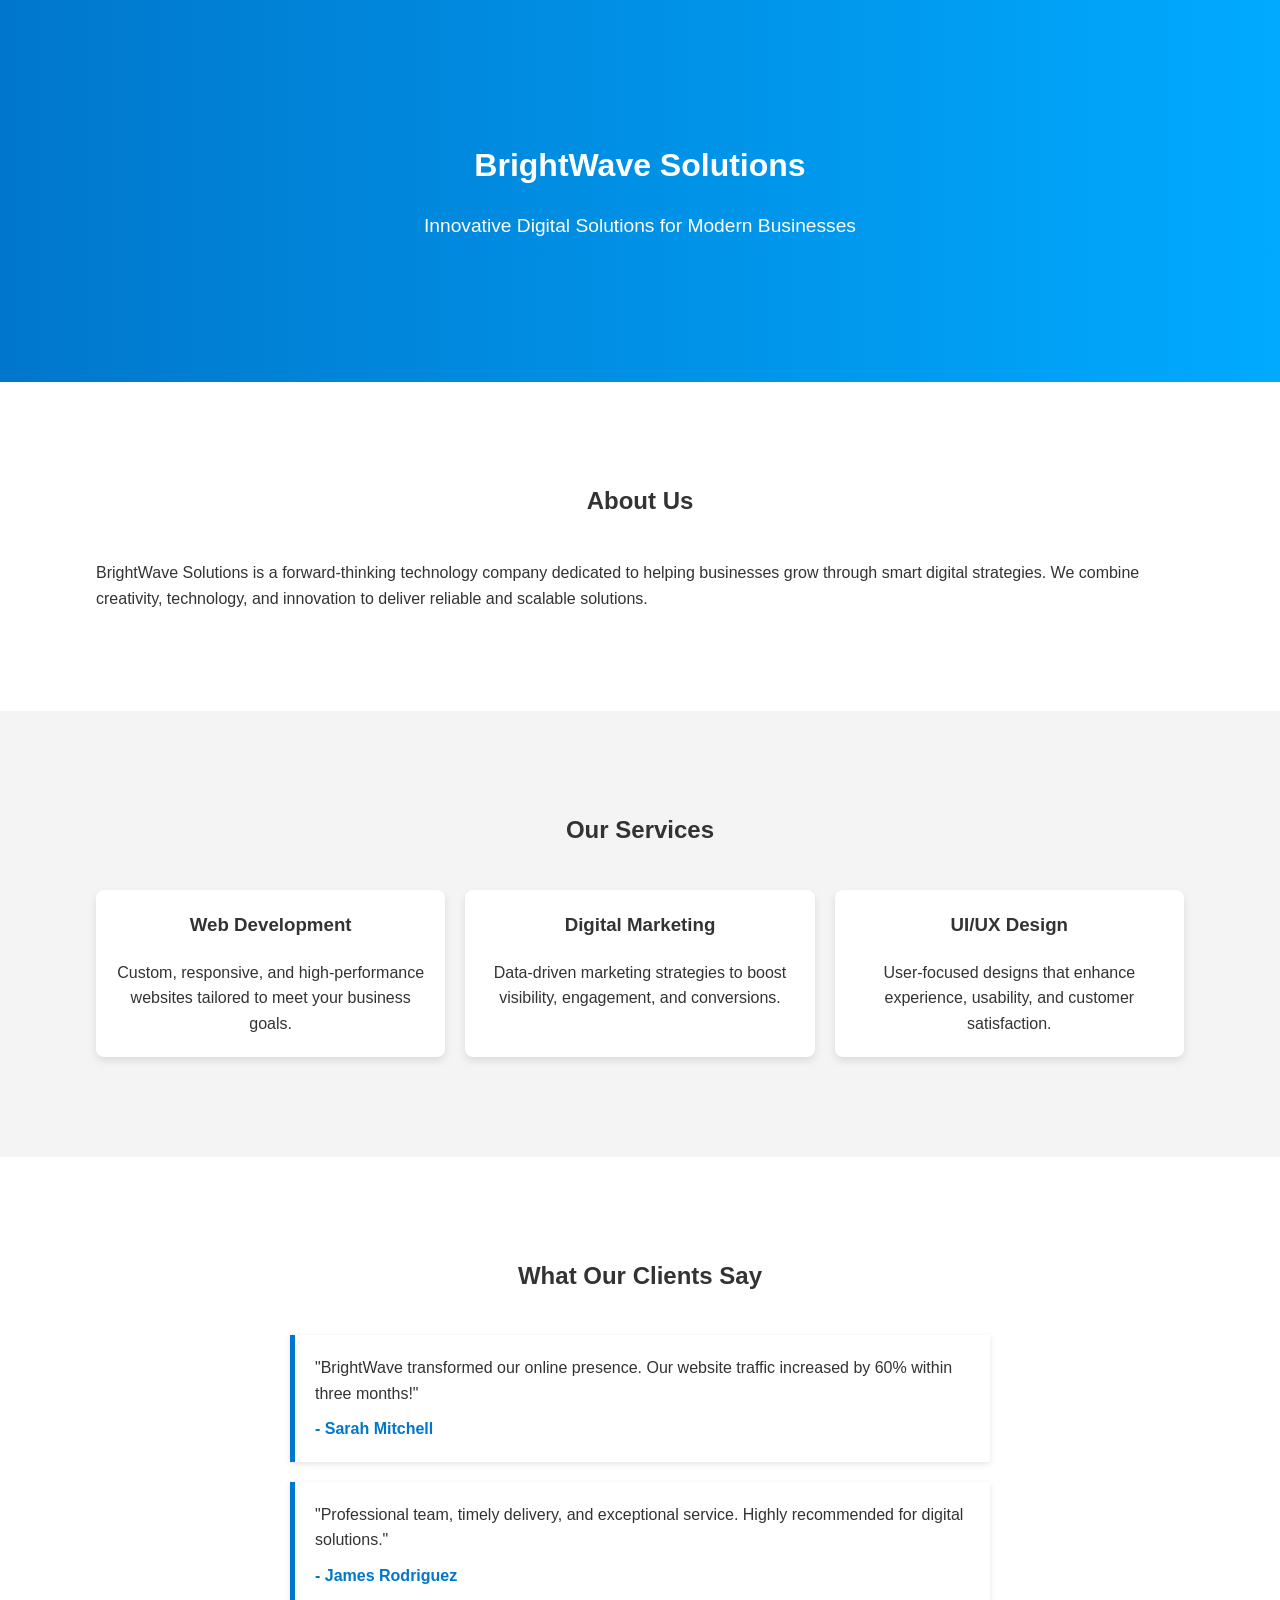
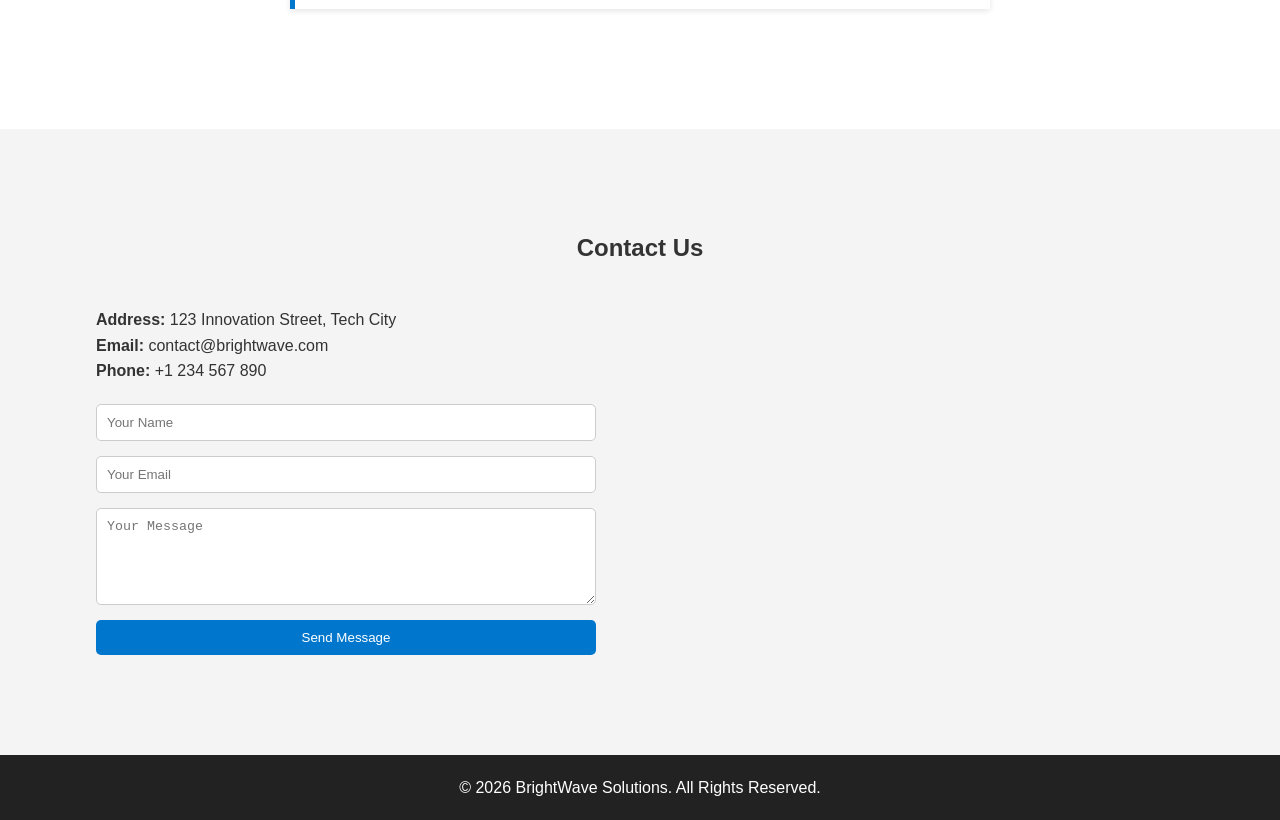
<file: company landing page/index.html>
<!DOCTYPE html>
<html lang="en">
<head>
    <meta charset="UTF-8">
    <title>BrightWave Solutions</title>
    <link rel="stylesheet" href="style.css">
</head>
<body>

    <!-- Header / Hero Section -->
    <header class="hero">
        <div class="container">
            <h1>BrightWave Solutions</h1>
            <p class="tagline">Innovative Digital Solutions for Modern Businesses</p>
        </div>
    </header>

    <!-- About Section -->
    <section id="about" class="section">
        <div class="container">
            <h2>About Us</h2>
            <p>
                BrightWave Solutions is a forward-thinking technology company dedicated 
                to helping businesses grow through smart digital strategies. 
                We combine creativity, technology, and innovation to deliver 
                reliable and scalable solutions.
            </p>
        </div>
    </section>

    <!-- Services Section -->
    <section id="services" class="section bg-light">
        <div class="container">
            <h2>Our Services</h2>

            <div class="service-grid">
                <div class="service-card">
                    <h3>Web Development</h3>
                    <p>
                        Custom, responsive, and high-performance websites 
                        tailored to meet your business goals.
                    </p>
                </div>

                <div class="service-card">
                    <h3>Digital Marketing</h3>
                    <p>
                        Data-driven marketing strategies to boost visibility, 
                        engagement, and conversions.
                    </p>
                </div>

                <div class="service-card">
                    <h3>UI/UX Design</h3>
                    <p>
                        User-focused designs that enhance experience, usability, 
                        and customer satisfaction.
                    </p>
                </div>
            </div>
        </div>
    </section>

    <!-- Testimonials Section -->
    <section id="testimonials" class="section">
        <div class="container">
            <h2>What Our Clients Say</h2>

            <div class="testimonial">
                <p>
                    "BrightWave transformed our online presence. 
                    Our website traffic increased by 60% within three months!"
                </p>
                <h4>- Sarah Mitchell</h4>
            </div>

            <div class="testimonial">
                <p>
                    "Professional team, timely delivery, and exceptional service. 
                    Highly recommended for digital solutions."
                </p>
                <h4>- James Rodriguez</h4>
            </div>
        </div>
    </section>

    <!-- Contact Section -->
    <section id="contact" class="section bg-light">
        <div class="container">
            <h2>Contact Us</h2>

            <div class="contact-info">
                <p><strong>Address:</strong> 123 Innovation Street, Tech City</p>
                <p><strong>Email:</strong> contact@brightwave.com</p>
                <p><strong>Phone:</strong> +1 234 567 890</p>
            </div>

            <!-- Contact Form -->
            <form class="contact-form">
                <input type="text" placeholder="Your Name" required>
                <input type="email" placeholder="Your Email" required>
                <textarea rows="5" placeholder="Your Message" required></textarea>
                <button type="submit">Send Message</button>
            </form>
        </div>
    </section>

    <!-- Footer -->
    <footer>
        <p>&copy; 2026 BrightWave Solutions. All Rights Reserved.</p>
    </footer>

</body>
</html>
</file>
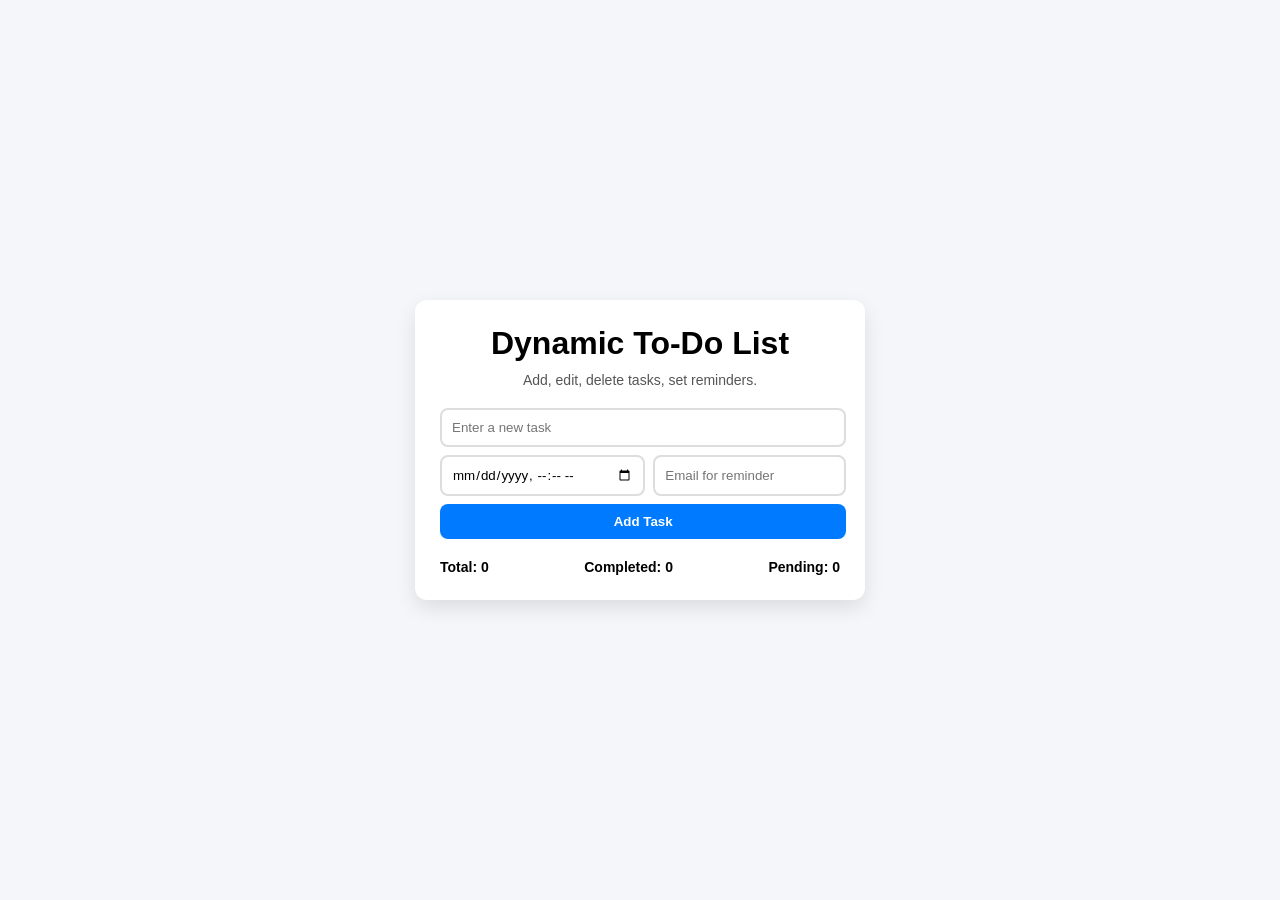
<file: dynamic_todo_list/index.html>
<!DOCTYPE html>
<html lang="en">
<head>
    <meta charset="UTF-8">
    <title>Dynamic To-Do List</title>
    <link rel="stylesheet" href="style.css">
</head>
<body>

<div class="container">
    <h1>Dynamic To-Do List</h1>
    <p class="description">
        Add, edit, delete tasks, set reminders.
    </p>

    <div class="input-section">
        <input type="text" id="taskInput" placeholder="Enter a new task">
        <input type="datetime-local" id="reminderTime">
        <input type="email" id="emailInput" placeholder="Email for reminder">
        <button id="addBtn">Add Task</button>
    </div>

    <ul id="taskList"></ul>

    <div class="status">
        <span id="totalTasks">Total: 0</span>
        <span id="completedTasks">Completed: 0</span>
        <span id="pendingTasks">Pending: 0</span>
    </div>
</div>

<script src="script.js"></script>
</body>
</html>
</file>
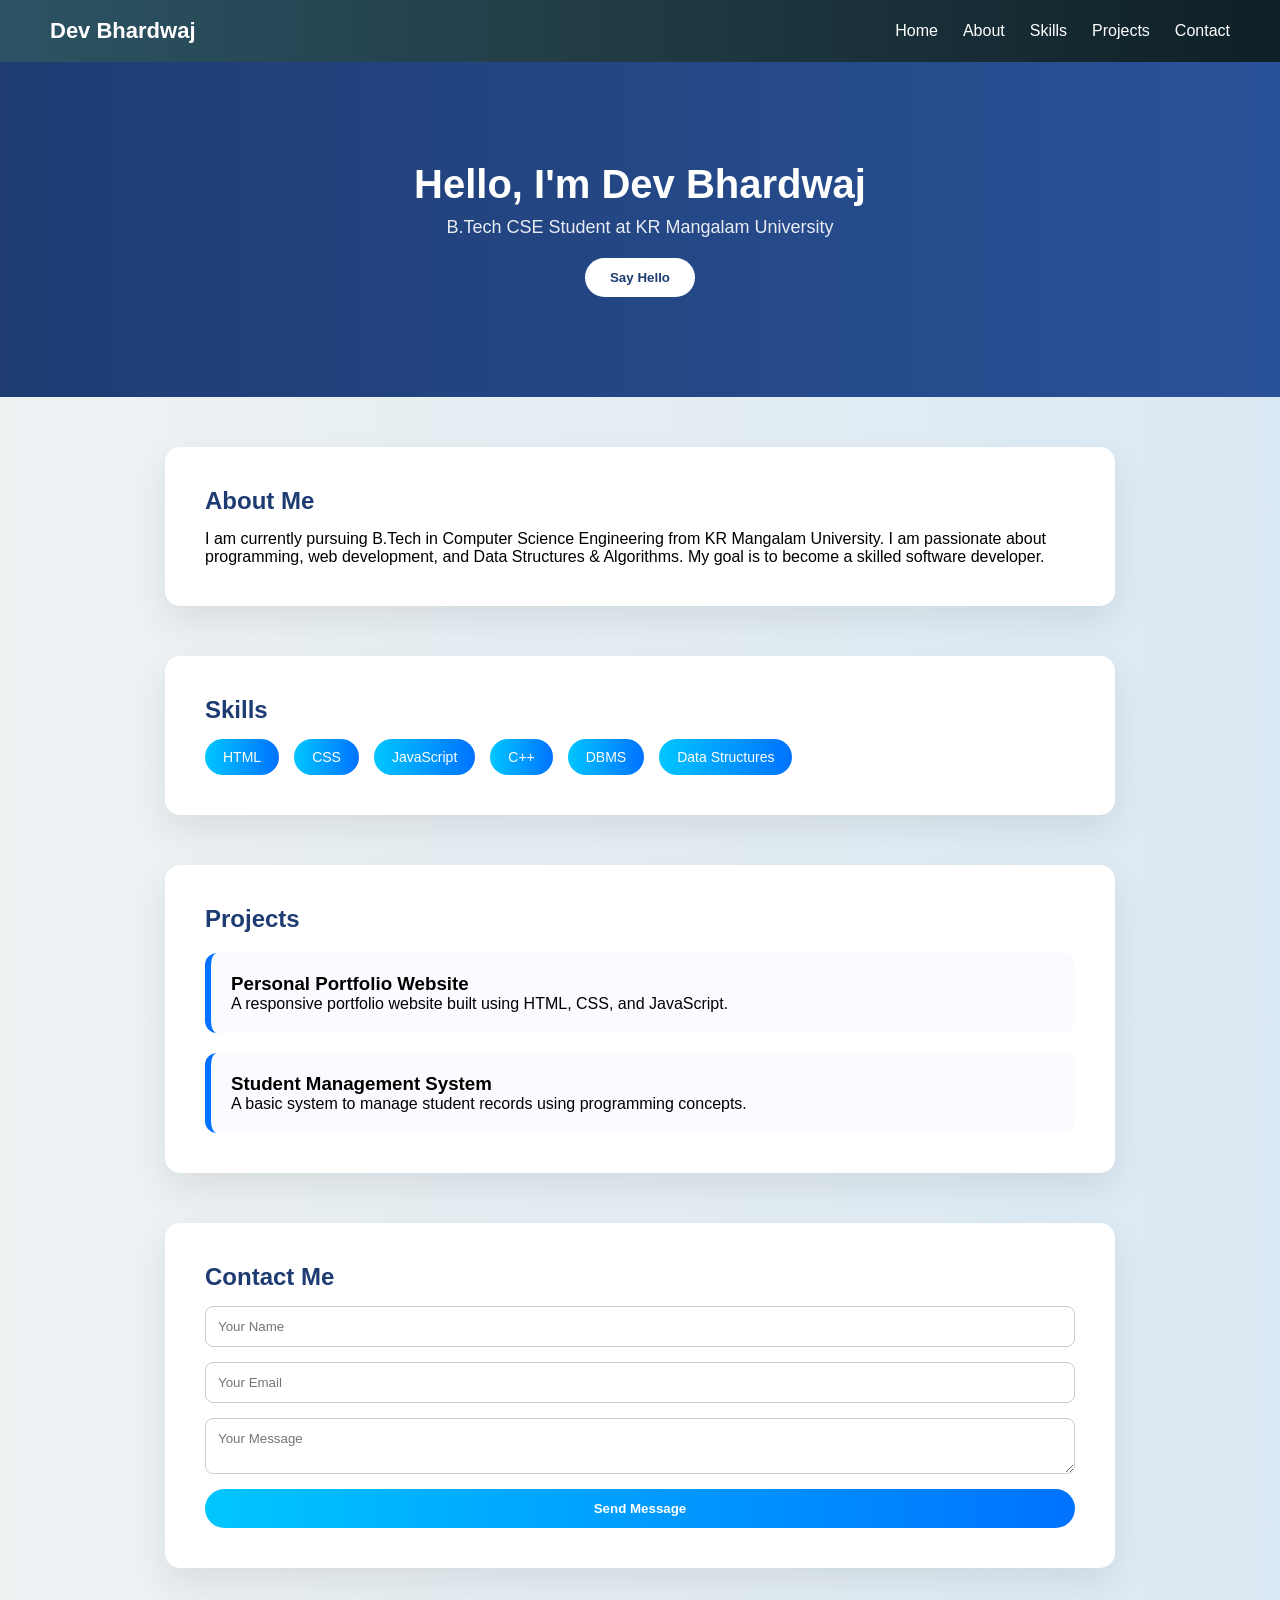
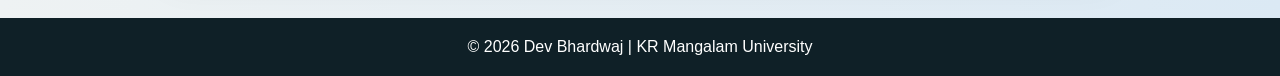
<file: Portfolio/index.html>
<!DOCTYPE html>
<html lang="en">
<head>
    <meta charset="UTF-8">
    <title>Dev Bhardwaj | Portfolio</title>
    <link rel="stylesheet" href="index.css">
</head>
<body>

<nav>
    <h2 class="logo">Dev Bhardwaj</h2>
    <ul>
        <li><a href="#home">Home</a></li>
        <li><a href="#about">About</a></li>
        <li><a href="#skills">Skills</a></li>
        <li><a href="#projects">Projects</a></li>
        <li><a href="#contact">Contact</a></li>
    </ul>
</nav>

<header id="home" class="hero">
    <h1>Hello, I'm Dev Bhardwaj</h1>
    <p>B.Tech CSE Student at KR Mangalam University</p>
    <button onclick="showMessage()">Say Hello</button>
</header>

<section id="about" class="section">
    <h2>About Me</h2>
    <p>
        I am currently pursuing B.Tech in Computer Science Engineering from KR Mangalam University.
        I am passionate about programming, web development, and Data Structures & Algorithms.
        My goal is to become a skilled software developer.
    </p>
</section>

<section id="skills" class="section">
    <h2>Skills</h2>
    <div class="skills-container">
        <div class="skill">HTML</div>
        <div class="skill">CSS</div>
        <div class="skill">JavaScript</div>
        <div class="skill">C++</div>
        <div class="skill">DBMS</div>
        <div class="skill">Data Structures</div>
    </div>
</section>

<section id="projects" class="section">
    <h2>Projects</h2>
    <div class="project-card">
        <h3>Personal Portfolio Website</h3>
        <p>A responsive portfolio website built using HTML, CSS, and JavaScript.</p>
    </div>
    <div class="project-card">
        <h3>Student Management System</h3>
        <p>A basic system to manage student records using programming concepts.</p>
    </div>
</section>

<section id="contact" class="section">
    <h2>Contact Me</h2>
    <form id="contactForm">
        <input type="text" placeholder="Your Name" required>
        <input type="email" placeholder="Your Email" required>
        <textarea placeholder="Your Message" required></textarea>
        <button type="submit">Send Message</button>
    </form>
    <p id="confirmation" class="hidden">Thank you for contacting me!</p>
</section>

<footer>
    <p>© 2026 Dev Bhardwaj | KR Mangalam University</p>
</footer>

<script src="index.js"></script>
</body>
</html>
</file>
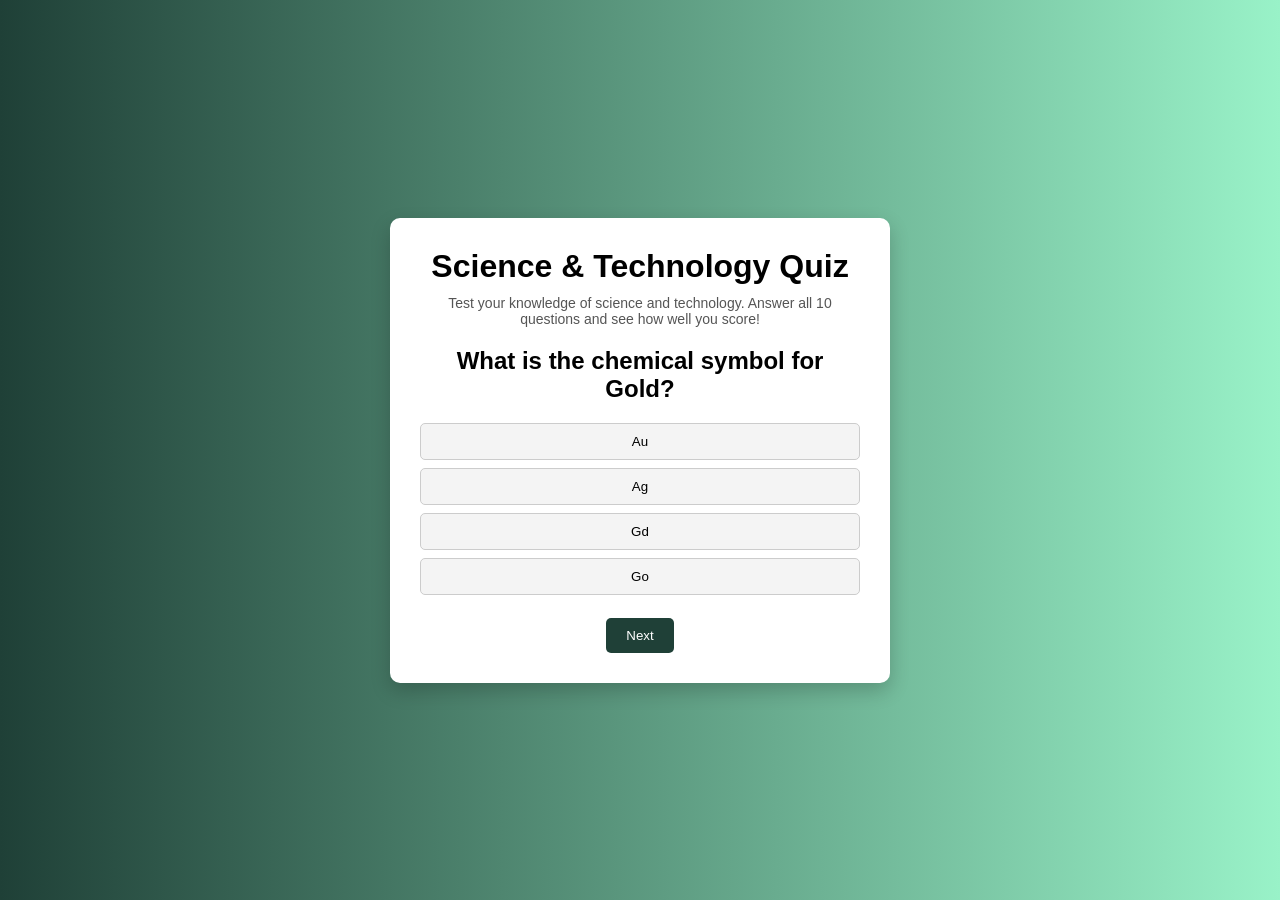
<file: quiz/index.html>
<!DOCTYPE html>
<html lang="en">
<head>
    <meta charset="UTF-8">
    <title>Interactive Science & Tech Quiz</title>
    <link rel="stylesheet" href="style.css">
</head>
<body>

    <div class="quiz-container">
        <h1>Science & Technology Quiz</h1>
        <p class="intro">
            Test your knowledge of science and technology. 
            Answer all 10 questions and see how well you score!
        </p>

        <div id="quiz-box">
            <h2 id="question">Question Text</h2>
            <div id="options" class="options"></div>
            <button id="next-btn">Next</button>
        </div>

        <div id="result-box" class="hidden">
            <h2 id="score-text"></h2>
            <p id="feedback"></p>
            <button id="restart-btn">Restart Quiz</button>
        </div>
    </div>

    <script src="script.js"></script>
</body>
</html>
</file>
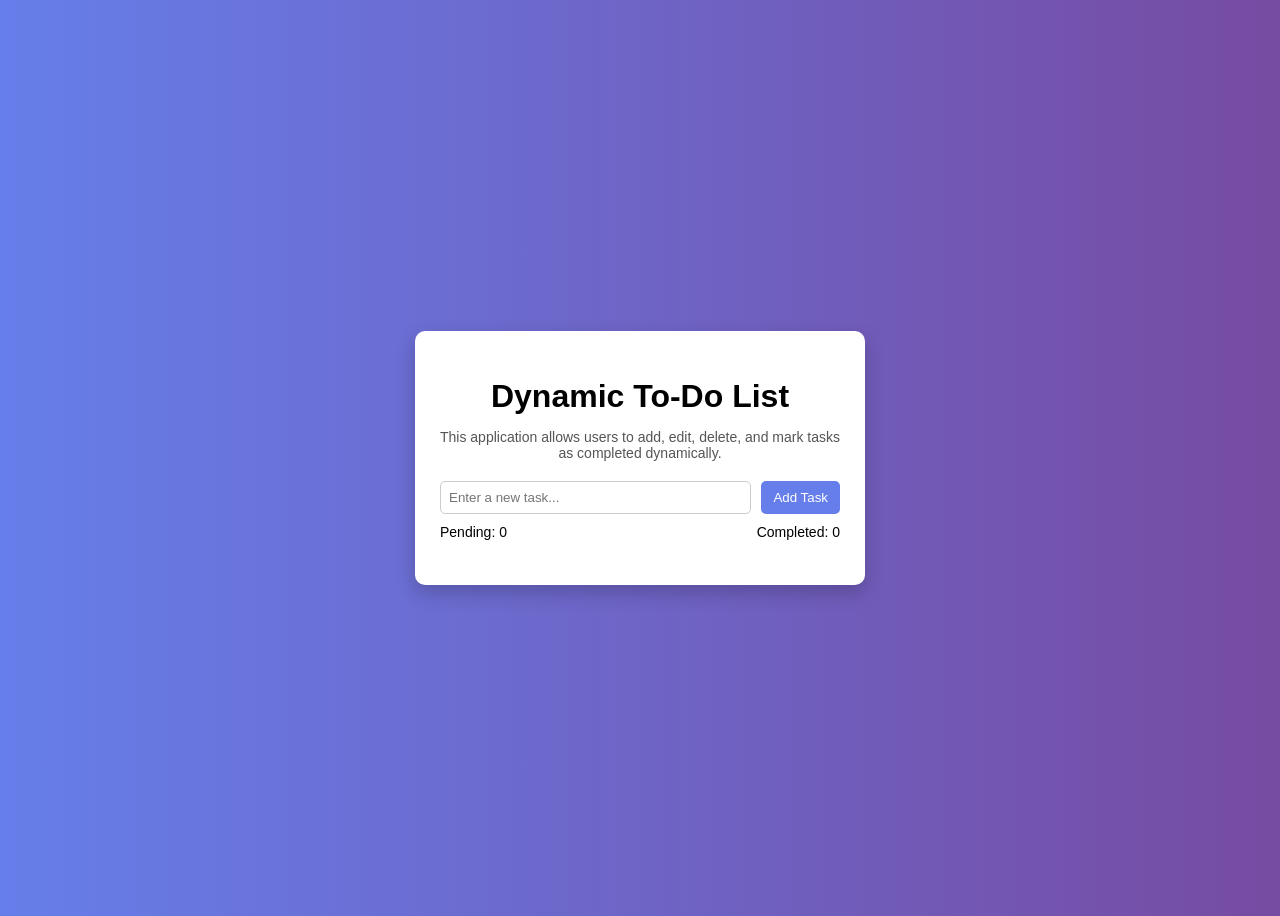
<file: quiz/exp4.html>
<!--
Project Title: Dynamic To-Do List
Name: Your Name Here
Date: 13-02-2026
Description: A dynamic to-do list application that allows users to 
add, edit, delete, and mark tasks as completed using JavaScript.
-->

<!DOCTYPE html>
<html lang="en">
<head>
    <meta charset="UTF-8">
    <title>Dynamic To-Do List</title>
    <link rel="stylesheet" href="exp4.css">
</head>
<body>

    <div class="container">
        <h1>Dynamic To-Do List</h1>
        <p class="description">
            This application allows users to add, edit, delete, 
            and mark tasks as completed dynamically.
        </p>

        <!-- Input Section -->
        <div class="input-section">
            <input type="text" id="taskInput" placeholder="Enter a new task...">
            <button id="addTaskBtn">Add Task</button>
        </div>

        <!-- Task Counter -->
        <div class="task-counter">
            <span id="pendingCount">Pending: 0</span>
            <span id="completedCount">Completed: 0</span>
        </div>

        <!-- Task List -->
        <ul id="taskList"></ul>
    </div>

    <script src="exp4.js"></script>
</body>
</html>
</file>
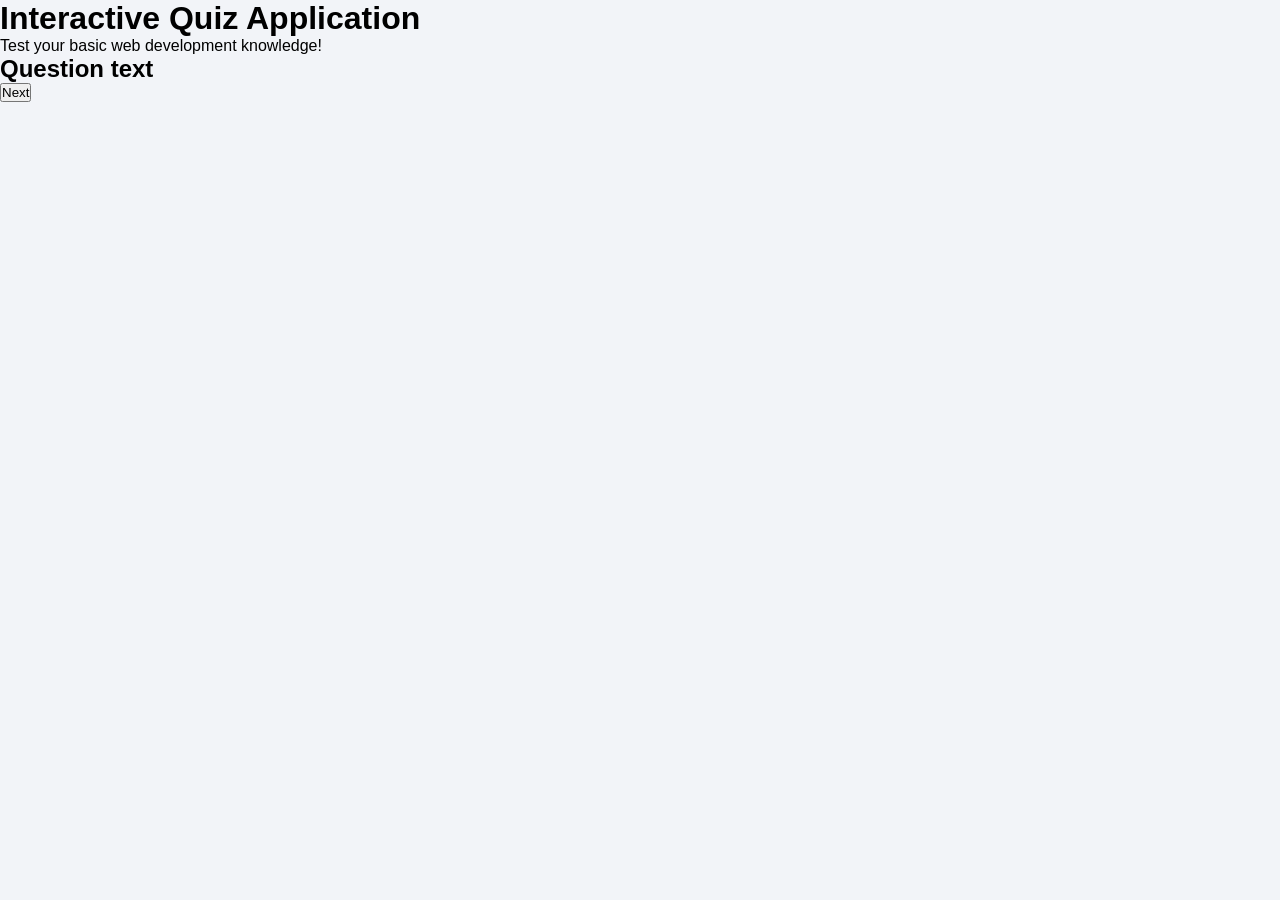
<file: webdev/ind.html>
<!DOCTYPE html>
<html lang="en">
<head>
    <meta charset="UTF-8">
    <title>Interactive Quiz | Dev Bhardwaj</title>
    <link rel="stylesheet" href="ind.css">
</head>
<body>
<header>
    <h1>Interactive Quiz Application</h1>
    <p>Test your basic web development knowledge!</p>
</header>

<main class="quiz-container">

    <div id="quiz-box">
        <h2 id="question">Question text</h2>

        <div id="options" class="options-container">
            <!-- Options will be inserted dynamically -->
        </div>

        <button id="nextBtn">Next</button>
    </div>

    <div id="result-box" class="hidden">
        <h2>Your Result</h2>
        <p id="scoreText"></p>
        <p id="feedback"></p>
        <button id="restartBtn">Restart Quiz</button>
    </div>

</main>

<script src="ind.js"></script>
</body>
</html>
</file>
<file: company landing page/style.css>
/* Reset */
* {
    margin: 0;
    padding: 0;
    box-sizing: border-box;
}

/* General Styles */
body {
    font-family: Arial, Helvetica, sans-serif;
    line-height: 1.6;
    color: #333;
}

.container {
    width: 85%;
    margin: auto;
    padding: 40px 0;
}

.section {
    padding: 60px 0;
}

.bg-light {
    background-color: #f4f4f4;
}

h1, h2, h3 {
    margin-bottom: 20px;
}

h2 {
    text-align: center;
    margin-bottom: 40px;
}

/* Hero Section */
.hero {
    background: linear-gradient(to right, #0077cc, #00aaff);
    color: white;
    text-align: center;
    padding: 100px 0;
}

.tagline {
    font-size: 1.2rem;
}

/* Services Section */
.service-grid {
    display: flex;
    justify-content: space-between;
    gap: 20px;
    flex-wrap: wrap;
}

.service-card {
    background: white;
    padding: 20px;
    border-radius: 8px;
    flex: 1;
    min-width: 250px;
    box-shadow: 0 4px 8px rgba(0, 0, 0, 0.1);
    text-align: center;
}

.service-card:hover {
    transform: translateY(-5px);
    transition: 0.3s;
}

/* Testimonials */
.testimonial {
    background: #ffffff;
    padding: 20px;
    margin: 20px auto;
    border-left: 5px solid #0077cc;
    max-width: 700px;
    box-shadow: 0 2px 6px rgba(0,0,0,0.1);
}

.testimonial h4 {
    margin-top: 10px;
    color: #0077cc;
}

/* Contact Section */
.contact-info {
    margin-bottom: 20px;
}

.contact-form {
    display: flex;
    flex-direction: column;
    max-width: 500px;
}

.contact-form input,
.contact-form textarea {
    padding: 10px;
    margin-bottom: 15px;
    border: 1px solid #ccc;
    border-radius: 5px;
}

.contact-form button {
    padding: 10px;
    background: #0077cc;
    color: white;
    border: none;
    border-radius: 5px;
    cursor: pointer;
}

.contact-form button:hover {
    background: #005fa3;
}

/* Footer */
footer {
    text-align: center;
    padding: 20px;
    background: #222;
    color: white;
}
</file>
<file: dynamic_todo_list/style.css>
* {
    margin: 0;
    padding: 0;
    box-sizing: border-box;
    font-family: Arial, sans-serif;
}

body {
    background: #f4f6f9;
    display: flex;
    justify-content: center;
    align-items: center;
    height: 100vh;
}

.container {
    background: white;
    padding: 25px;
    border-radius: 12px;
    width: 450px;
    box-shadow: 0 8px 20px rgba(0,0,0,0.1);
}

h1 {
    text-align: center;
    margin-bottom: 10px;
}

.description {
    text-align: center;
    font-size: 14px;
    color: #555;
    margin-bottom: 20px;
}

.input-section {
    display: grid;
    grid-template-columns: 1fr 1fr;
    gap: 8px;
    margin-bottom: 20px;
}

.input-section input[type="text"] {
    grid-column: span 2;
}

.input-section button {
    grid-column: span 2;
    padding: 10px;
    border: none;
    background: #007bff;
    color: white;
    border-radius: 8px;
    cursor: pointer;
    font-weight: bold;
}

.input-section button:hover {
    background: #0056b3;
}

input {
    padding: 10px;
    border: 2px solid #ddd;
    border-radius: 8px;
    outline: none;
}

input:focus {
    border-color: #007bff;
}

ul {
    list-style: none;
}

li {
    display: flex;
    align-items: center;
    justify-content: space-between;
    padding: 10px;
    border-bottom: 1px solid #eee;
}

.task-text {
    flex: 1;
    margin-left: 10px;
}

.completed .task-text {
    text-decoration: line-through;
    color: gray;
}

.actions button {
    margin-left: 5px;
    padding: 5px 8px;
    font-size: 12px;
    border: none;
    color: white;
    border-radius: 5px;
    cursor: pointer;
}

.edit-btn {
    background: #28a745;
}

.delete-btn {
    background: #dc3545;
}

.status {
    margin-top: 15px;
    display: flex;
    justify-content: space-between;
    font-size: 14px;
    font-weight: bold;
}
</file>
<file: Portfolio/index.css>
* {
    margin: 0;
    padding: 0;
    box-sizing: border-box;
    font-family: 'Segoe UI', Tahoma, Geneva, Verdana, sans-serif;
    scroll-behavior: smooth;
}

body {
    background: linear-gradient(to right, #eef2f3, #dbe9f4);
}

/* ================= NAVBAR ================= */

nav {
    background: #0f2027;
    background: linear-gradient(to right, #2c5364, #203a43, #0f2027);
    color: white;
    display: flex;
    justify-content: space-between;
    align-items: center;
    padding: 18px 50px;
    position: sticky;
    top: 0;
    z-index: 1000;
}

.logo {
    font-size: 22px;
    font-weight: bold;
}

nav ul {
    list-style: none;
    display: flex;
    gap: 25px;
}

nav ul li a {
    color: white;
    text-decoration: none;
    transition: 0.3s ease;
}

nav ul li a:hover {
    color: #00c6ff;
}

/* ================= HERO ================= */

.hero {
    text-align: center;
    padding: 100px 20px;
    background: linear-gradient(to right, #1e3c72, #2a5298);
    color: white;
}

.hero h1 {
    font-size: 40px;
    margin-bottom: 10px;
}

.hero p {
    font-size: 18px;
    opacity: 0.9;
}

.hero button {
    margin-top: 20px;
    padding: 12px 25px;
    border: none;
    border-radius: 30px;
    background: white;
    color: #1e3c72;
    font-weight: bold;
    cursor: pointer;
    transition: 0.3s ease;
}

.hero button:hover {
    background: #00c6ff;
    color: white;
    transform: scale(1.05);
}

/* ================= SECTIONS ================= */

.section {
    max-width: 950px;
    margin: 50px auto;
    background: white;
    padding: 40px;
    border-radius: 15px;
    box-shadow: 0 15px 35px rgba(0,0,0,0.08);
    transition: 0.3s ease;
}

.section:hover {
    transform: translateY(-5px);
}

.section h2 {
    margin-bottom: 15px;
    color: #1e3c72;
}

/* ================= SKILLS ================= */

.skills-container {
    display: flex;
    flex-wrap: wrap;
    gap: 15px;
}

.skill {
    background: linear-gradient(to right, #00c6ff, #0072ff);
    color: white;
    padding: 10px 18px;
    border-radius: 25px;
    font-size: 14px;
    transition: 0.3s ease;
}

.skill:hover {
    transform: scale(1.1);
}

/* ================= PROJECT CARDS ================= */

.project-card {
    margin-top: 20px;
    padding: 20px;
    border-radius: 12px;
    background: #f9fbff;
    border-left: 6px solid #0072ff;
    transition: 0.3s ease;
}

.project-card:hover {
    transform: translateY(-5px);
    box-shadow: 0 10px 25px rgba(0,0,0,0.1);
}

/* ================= CONTACT FORM ================= */

form {
    display: flex;
    flex-direction: column;
    gap: 15px;
}

form input, form textarea {
    padding: 12px;
    border-radius: 8px;
    border: 1px solid #ccc;
    transition: 0.3s ease;
}

form input:focus, form textarea:focus {
    border-color: #0072ff;
    outline: none;
    box-shadow: 0 0 8px rgba(0,114,255,0.3);
}

form button {
    background: linear-gradient(to right, #00c6ff, #0072ff);
    color: white;
    border: none;
    padding: 12px;
    border-radius: 25px;
    cursor: pointer;
    font-weight: bold;
    transition: 0.3s ease;
}

form button:hover {
    transform: scale(1.05);
}

.hidden {
    display: none;
}

/* ================= FOOTER ================= */

footer {
    text-align: center;
    padding: 20px;
    background: #0f2027;
    color: white;
    margin-top: 40px;
}
</file>
<file: quiz/style.css>
* {
    margin: 0;
    padding: 0;
    box-sizing: border-box;
}

body {
    font-family: Arial, Helvetica, sans-serif;
    background: linear-gradient(to right, #1f4037, #99f2c8);
    display: flex;
    justify-content: center;
    align-items: center;
    height: 100vh;
}

.quiz-container {
    background: white;
    width: 500px;
    padding: 30px;
    border-radius: 10px;
    box-shadow: 0 8px 20px rgba(0,0,0,0.2);
    text-align: center;
}

h1 {
    margin-bottom: 10px;
}

.intro {
    font-size: 14px;
    margin-bottom: 20px;
    color: #555;
}

#question {
    margin-bottom: 20px;
}

.options button {
    display: block;
    width: 100%;
    padding: 10px;
    margin: 8px 0;
    border: 1px solid #ccc;
    background: #f4f4f4;
    cursor: pointer;
    border-radius: 5px;
    transition: 0.3s;
}

.options button:hover {
    background: #d4f5e9;
}

#next-btn, #restart-btn {
    margin-top: 15px;
    padding: 10px 20px;
    border: none;
    background: #1f4037;
    color: white;
    border-radius: 5px;
    cursor: pointer;
}

#next-btn:hover, #restart-btn:hover {
    background: #16322c;
}

.hidden {
    display: none;
}
</file>
<file: quiz/exp4.css>
/* ===== Dynamic To-Do List Styling ===== */

body {
    font-family: Arial, sans-serif;
    background: linear-gradient(to right, #667eea, #764ba2);
    display: flex;
    justify-content: center;
    align-items: center;
    height: 100vh;
}

.container {
    background: white;
    padding: 25px;
    width: 400px;
    border-radius: 10px;
    box-shadow: 0 8px 20px rgba(0,0,0,0.2);
}

h1 {
    text-align: center;
    margin-bottom: 10px;
}

.description {
    font-size: 14px;
    text-align: center;
    color: #555;
    margin-bottom: 20px;
}

.input-section {
    display: flex;
    gap: 10px;
}

input {
    flex: 1;
    padding: 8px;
    border-radius: 5px;
    border: 1px solid #ccc;
}

button {
    padding: 8px 12px;
    border: none;
    border-radius: 5px;
    cursor: pointer;
    background-color: #667eea;
    color: white;
    transition: 0.3s;
}

button:hover {
    background-color: #5a67d8;
}

ul {
    list-style: none;
    padding: 0;
    margin-top: 20px;
}

li {
    display: flex;
    align-items: center;
    justify-content: space-between;
    padding: 8px;
    border-bottom: 1px solid #ddd;
}

.completed {
    text-decoration: line-through;
    color: gray;
}

.task-buttons button {
    margin-left: 5px;
    font-size: 12px;
}

.task-counter {
    margin-top: 10px;
    font-size: 14px;
    display: flex;
    justify-content: space-between;
}
</file>
<file: webdev/ind.css>
*{
    margin:0;
    padding:0;
    box-sizing:border-box;
    font-family: Arial, sans-serif;
}

body{
    background:#f2f4f8;
}

nav{
    background:#2c3e50;
    color:white;
    display:flex;
    justify-content:space-between;
    align-items:center;
    padding:15px 40px;
}

nav ul{
    list-style:none;
    display:flex;
    gap:20px;
}

nav ul li a{
    color:white;
    text-decoration:none;
}

.hero{
    text-align:center;
    padding:60px 20px;
    background:#3498db;
    color:white;
}

.hero button{
    margin-top:15px;
    padding:10px 20px;
    border:none;
    background:white;
    color:#3498db;
    cursor:pointer;
    border-radius:5px;
}

.content{
    background:white;
    margin:30px auto;
    padding:30px;
    max-width:900px;
    border-radius:10px;
    box-shadow:0 5px 15px rgba(0,0,0,0.1);
}

.skills-list{
    display:flex;
    gap:15px;
    flex-wrap:wrap;
}

.skills-list li{
    background:#eaf2ff;
    padding:8px 12px;
    border-radius:20px;
}

.project-card{
    background:#f8f9fb;
    padding:15px;
    margin-top:15px;
    border-left:5px solid #3498db;
}

form{
    display:flex;
    flex-direction:column;
    gap:10px;
}

form input, form textarea{
    padding:10px;
    border:1px solid #ccc;
    border-radius:5px;
}

form button{
    background:#3498db;
    color:white;
    border:none;
    padding:10px;
    cursor:pointer;
    border-radius:5px;
}

.hidden{
    display:none;
}

footer{
    text-align:center;
    padding:15px;
    background:#2c3e50;
    color:white;
}
</file>
